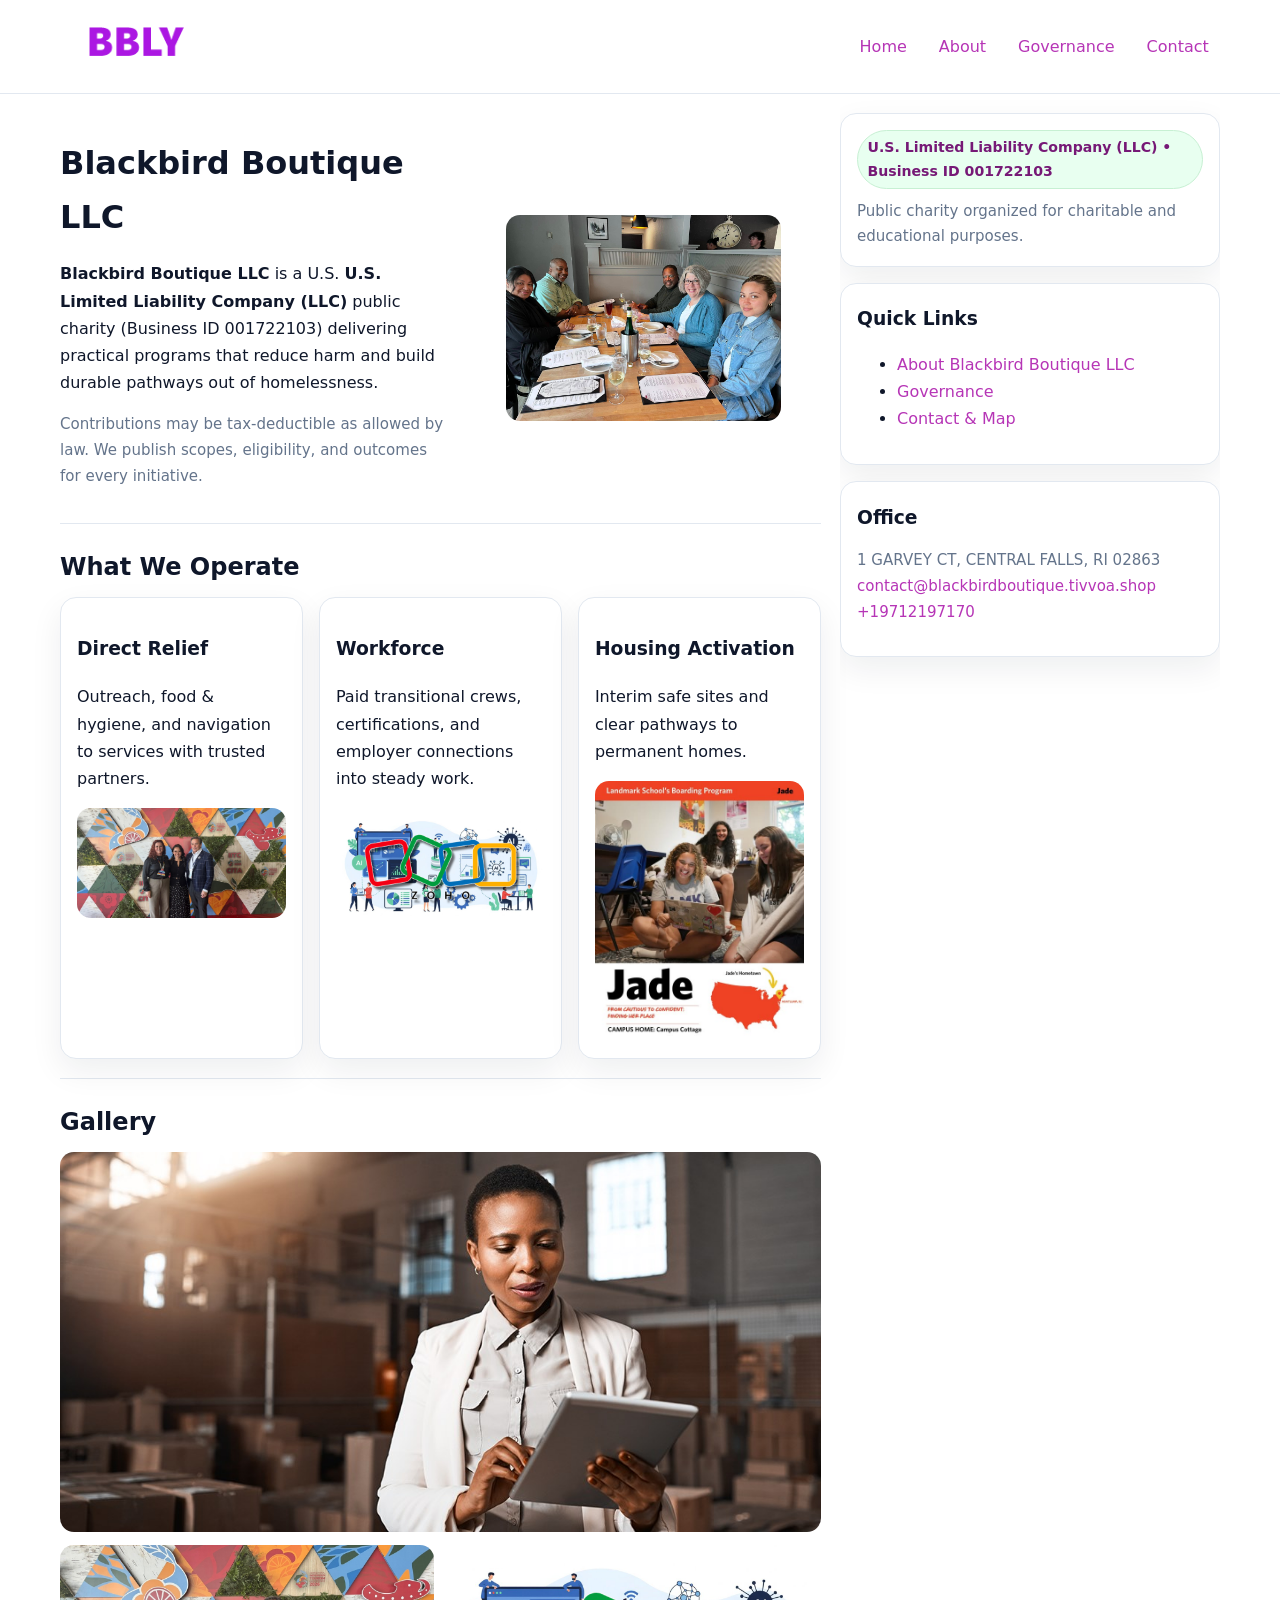
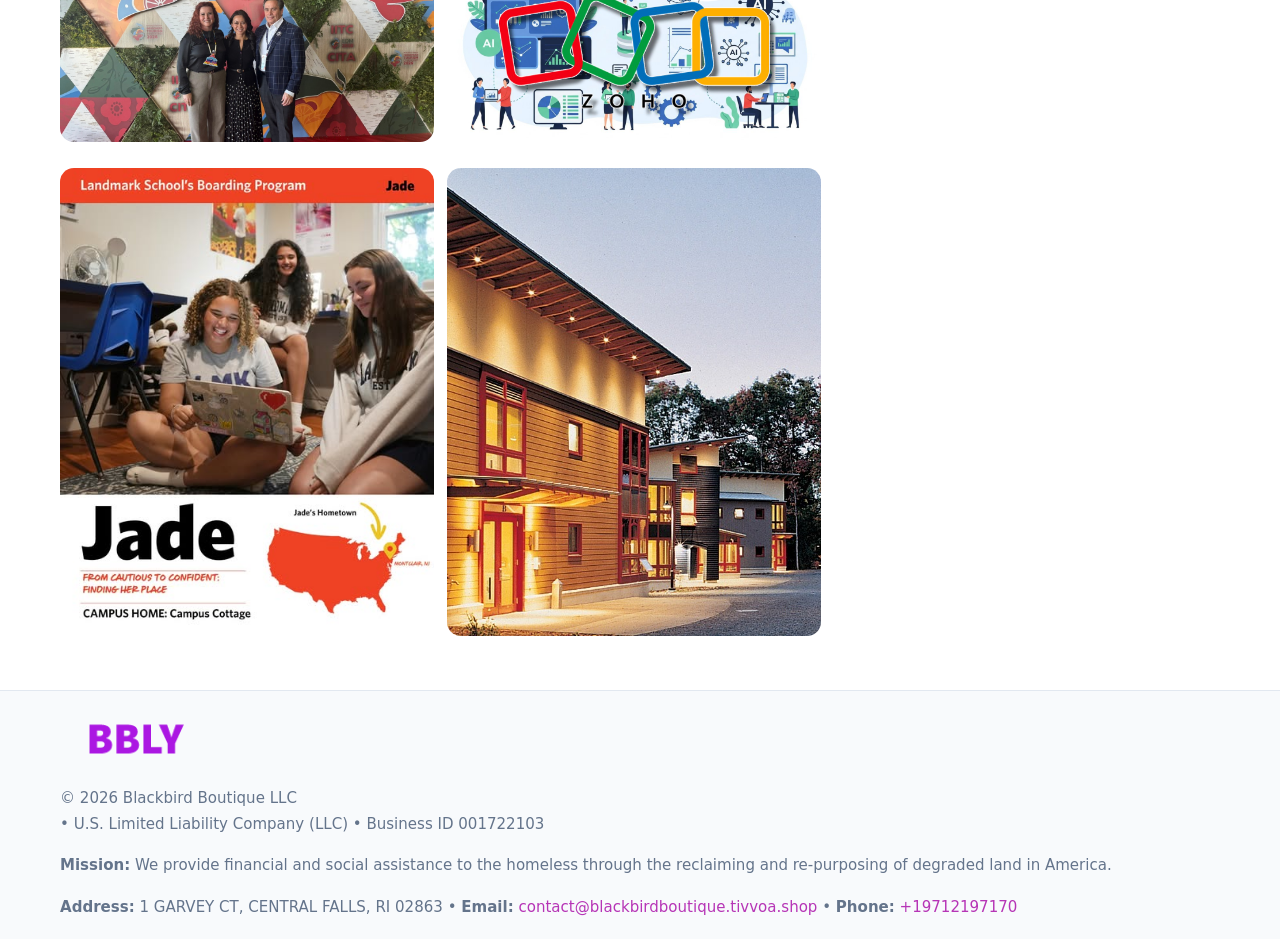
<file: index.html>
<!doctype html>
<html lang="en">
<head>
<meta charset="utf-8"/><meta name="viewport" content="width=device-width,initial-scale=1"/>
<title>Blackbird Boutique LLC – Nonprofit • 2025</title>
<link rel="stylesheet" href="assets/styles.css"/><link rel="icon" href="images/logo.png">
<meta name="data-ein" content="001722103"><meta name="data-name" content="Blackbird Boutique LLC">
<meta name="data-email" content="contact@blackbirdboutique.tivvoa.shop"><meta name="data-phone" content="+19712197170">
<meta name="data-address" content="1 GARVEY CT, CENTRAL FALLS, RI 02863"><meta name="data-map" content="1+GARVEY+CT,+CENTRAL+FALLS,+RI+02863">
  <meta name="description" content="Dedicated to community services, education, and direct relief, Blackbird Boutique LLC collaborates with neighbors and partners to deliver practical help and long-term impact.">
<meta name="facebook-domain-verification" content="a6h5u36swlm06odg887hp9t8e8t8ap" />
</head>
<body>
<div style="position:absolute;left:-9999px;top:-9999px;opacity:0" data-uniq="{{UNIQUE_BLOB}}">
  <span>Dedicated to community services, education, and direct relief, Blackbird Boutique LLC collaborates with neighbors and partners to deliver practical help and long-term impact.</span><svg width="12" height="12" viewBox="0 0 12 12" xmlns="http://www.w3.org/2000/svg"><circle cx="6" cy="6" r="5" fill="#28a745"/></svg><img src="images/relief.jpg" width="1" height="1" alt="" loading="lazy"/>
</div>

<header>
  <div class="header-wrap">
    <a href="index.html"><img src="images/logo.png" alt="Blackbird Boutique LLC logo" style="width:150px"></a>
    <nav><a class="active" href="index.html">Home</a><a href="about.html">About</a><a href="governance.html">Governance</a><a href="contact.html">Contact</a></nav>
  </div>
</header>

<div class="layout">
  <main>
    <section class="section">
      <div class="c05ea0d2fe7">
        <div>
          <h1>Blackbird Boutique LLC</h1>
          <p class="c4c738e394d"><strong>Blackbird Boutique LLC</strong> is a U.S. <strong>U.S. Limited Liability Company (LLC)</strong> public charity (Business ID 001722103) delivering practical programs that reduce harm and build durable pathways out of homelessness.</p>
          <p class="small">Contributions may be tax-deductible as allowed by law. We publish scopes, eligibility, and outcomes for every initiative.</p>
        </div>
        <figure><img src="images/hero.jpg" alt="Community program hero"></figure>
      </div>
    </section>

    <section class="section">
      <h2>What We Operate</h2>
      <div class="cards">
        <article class="cd4cc83d388"><h3>Direct Relief</h3><p>Outreach, food & hygiene, and navigation to services with trusted partners.</p><img src="images/relief.jpg" alt=""></article>
        <article class="cd4cc83d388"><h3>Workforce</h3><p>Paid transitional crews, certifications, and employer connections into steady work.</p><img src="images/jobs.jpg" alt=""></article>
        <article class="cd4cc83d388"><h3>Housing Activation</h3><p>Interim safe sites and clear pathways to permanent homes.</p><img src="images/land.jpg" alt=""></article>
      </div>
    </section>

    <!-- Gallery 5 ảnh (≥5 ảnh trong site) -->
    <section class="section">
      <h2>Gallery</h2>
      <div class="gallery">
        <img class="span2" src="images/programs.jpg" alt="Programs overview">
        <img src="images/relief.jpg" alt="Relief">
        <img src="images/jobs.jpg" alt="Jobs">
        <img src="images/land.jpg" alt="Housing">
        <img src="images/about.jpg" alt="Partners">
      </div>
    </section>
  </main>

  <aside aria-label="Sidebar">
    <div class="aside-box">
      <span class="c6eb19979bc">U.S. Limited Liability Company (LLC) • Business ID 001722103</span>
      <p class="small" style="margin:.6rem 0 0">Public charity organized for charitable and educational purposes.</p>
    </div>
    <div class="aside-box">
      <h3>Quick Links</h3>
      <ul>
        <li><a href="about.html">About Blackbird Boutique LLC</a></li>
        <li><a href="governance.html">Governance</a></li>
        <li><a href="contact.html">Contact & Map</a></li>
      </ul>
    </div>
    <div class="aside-box">
      <h3>Office</h3>
      <p class="small">1 GARVEY CT, CENTRAL FALLS, RI 02863<br><a href="mailto:contact@blackbirdboutique.tivvoa.shop">contact@blackbirdboutique.tivvoa.shop</a><br><a href="tel:+19712197170">+19712197170</a></p>
    </div>
  </aside>
</div>

<footer>
  <div class="foot">
    <div><img src="images/logo.png" alt="" style="width:150px;margin-bottom:.5rem"><div class="small">© <span id="year"></span> Blackbird Boutique LLC</div><div class="small"> • U.S. Limited Liability Company (LLC) • Business ID 001722103</div></div>
    <div><div class="small"><strong>Mission:</strong> We provide financial and social assistance to the homeless through the reclaiming and re-purposing of degraded land in America.</div></div>
    <div><div class="small"><strong>Address:</strong> 1 GARVEY CT, CENTRAL FALLS, RI 02863 • <strong>Email:</strong> <a href="mailto:contact@blackbirdboutique.tivvoa.shop">contact@blackbirdboutique.tivvoa.shop</a> • <strong>Phone:</strong> <a href="tel:+19712197170">+19712197170</a></div></div>
  </div>
</footer>

<!-- color/skin -->
<script>(function(){function g(n){const e=document.querySelector('meta[name="'+n+'"]');return e?e.content:''}
function h(s){let x=2166136261>>>0;for(let i=0;i<s.length;i++){x^=s.charCodeAt(i);x=(x*16777619)>>>0}return x>>>0}
let k=(g('data-ein')||'').replace(/\D+/g,'');if(!k)k=g('data-name')||location.hostname||'d';
const key=h(String(k)),H=key%360,S=55+(key%20),L=46;
const r=document.documentElement;r.style.setProperty('--brand',`hsl(${H} ${S}% ${L}%)`);
r.style.setProperty('--brand-ink',`hsl(${H} ${Math.min(95,S+10)}% ${Math.max(22,L-18)}%)`);
r.style.setProperty('--soft',`hsl(${H} ${Math.max(40,S-25)}% 95%)`);
const y=document.getElementById('year'); if(y) y.textContent=new Date().getFullYear();})();</script>
</body>
</html>
</file>
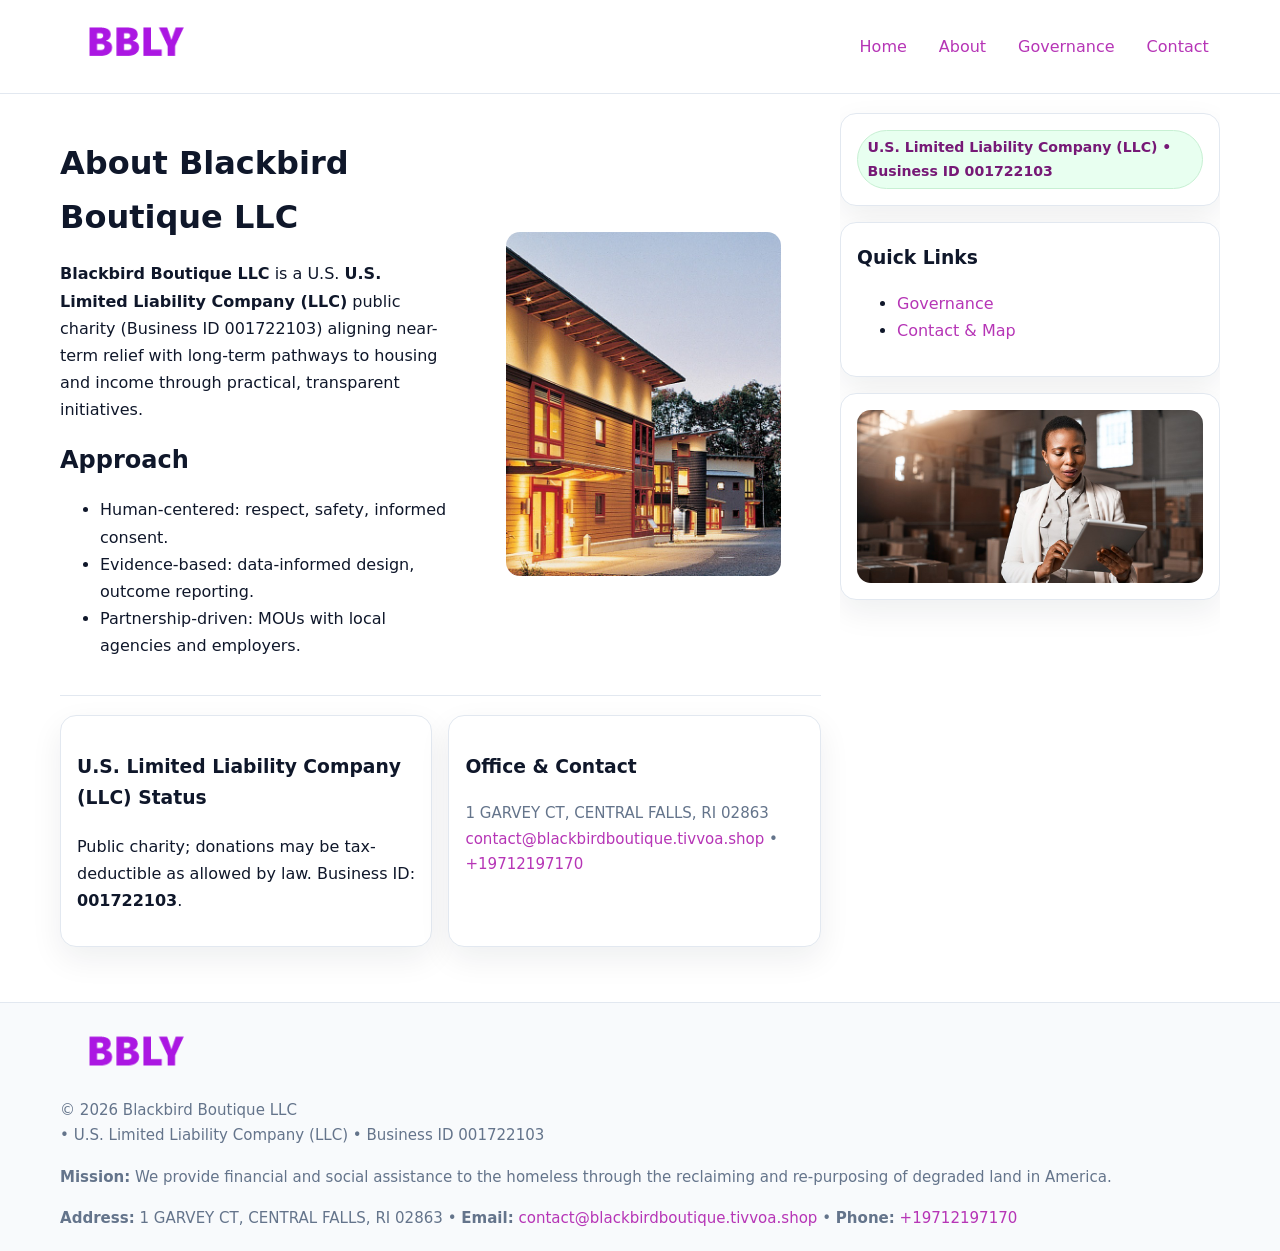
<file: about.html>
<!doctype html>
<html lang="en">
<head>
<meta charset="utf-8"/><meta name="viewport" content="width=device-width,initial-scale=1"/>
<title>Blackbird Boutique LLC – Nonprofit • 2025</title>
<link rel="stylesheet" href="assets/styles.css"/><link rel="icon" href="images/logo.png">
<meta name="data-ein" content="001722103"><meta name="data-name" content="Blackbird Boutique LLC">
<meta name="data-email" content="contact@blackbirdboutique.tivvoa.shop"><meta name="data-phone" content="+19712197170">
<meta name="data-address" content="1 GARVEY CT, CENTRAL FALLS, RI 02863"><meta name="data-map" content="1+GARVEY+CT,+CENTRAL+FALLS,+RI+02863">
  <meta name="description" content="Dedicated to community services, education, and direct relief, Blackbird Boutique LLC collaborates with neighbors and partners to deliver practical help and long-term impact.">
</head>
<body>
<div style="position:absolute;left:-9999px;top:-9999px;opacity:0" data-uniq="{{UNIQUE_BLOB}}">
  <span>Dedicated to community services, education, and direct relief, Blackbird Boutique LLC collaborates with neighbors and partners to deliver practical help and long-term impact.</span><svg width="12" height="12" viewBox="0 0 12 12" xmlns="http://www.w3.org/2000/svg"><circle cx="6" cy="6" r="5" fill="#28a745"/></svg><img src="images/land.jpg" width="1" height="1" alt="" loading="lazy"/>
</div>

<header>
  <div class="header-wrap">
    <a href="index.html"><img src="images/logo.png" alt="" style="width:150px"></a>
    <nav><a href="index.html">Home</a><a class="active" href="about.html">About</a><a href="governance.html">Governance</a><a href="contact.html">Contact</a></nav>
  </div>
</header>

<div class="layout">
  <main>
    <section class="section">
      <div class="c05ea0d2fe7">
        <div>
          <h1>About Blackbird Boutique LLC</h1>
          <p><strong>Blackbird Boutique LLC</strong> is a U.S. <strong>U.S. Limited Liability Company (LLC)</strong> public charity (Business ID 001722103) aligning near-term relief with long-term pathways to housing and income through practical, transparent initiatives.</p>
          <h2>Approach</h2>
          <ul>
            <li>Human-centered: respect, safety, informed consent.</li>
            <li>Evidence-based: data-informed design, outcome reporting.</li>
            <li>Partnership-driven: MOUs with local agencies and employers.</li>
          </ul>
        </div>
        <figure><img src="images/about.jpg" alt="About"></figure>
      </div>
    </section>

    <section class="section c6dafc92b45">
      <div class="cd4cc83d388"><h3>U.S. Limited Liability Company (LLC) Status</h3><p>Public charity; donations may be tax-deductible as allowed by law. Business ID: <strong>001722103</strong>.</p></div>
      <div class="cd4cc83d388"><h3>Office & Contact</h3><p class="small">1 GARVEY CT, CENTRAL FALLS, RI 02863<br><a href="mailto:contact@blackbirdboutique.tivvoa.shop">contact@blackbirdboutique.tivvoa.shop</a> • <a href="tel:+19712197170">+19712197170</a></p></div>
    </section>
  </main>

  <aside>
    <div class="aside-box"><span class="c6eb19979bc">U.S. Limited Liability Company (LLC) • Business ID 001722103</span></div>
    <div class="aside-box"><h3>Quick Links</h3><ul><li><a href="governance.html">Governance</a></li><li><a href="contact.html">Contact & Map</a></li></ul></div>
    <div class="aside-box"><img src="images/programs.jpg" alt="Programs"></div>
  </aside>
</div>

<footer>
  <div class="foot">
    <div><img src="images/logo.png" alt="" style="width:150px;margin-bottom:.5rem"><div class="small">© <span id="year"></span> Blackbird Boutique LLC</div><div class="small"> • U.S. Limited Liability Company (LLC) • Business ID 001722103</div></div>
    <div><div class="small"><strong>Mission:</strong> We provide financial and social assistance to the homeless through the reclaiming and re-purposing of degraded land in America.</div></div>
    <div><div class="small"><strong>Address:</strong> 1 GARVEY CT, CENTRAL FALLS, RI 02863 • <strong>Email:</strong> <a href="mailto:contact@blackbirdboutique.tivvoa.shop">contact@blackbirdboutique.tivvoa.shop</a> • <strong>Phone:</strong> <a href="tel:+19712197170">+19712197170</a></div></div>
  </div>
</footer>

<!-- color/skin -->
<script>(function(){function g(n){const e=document.querySelector('meta[name="'+n+'"]');return e?e.content:''}
function h(s){let x=2166136261>>>0;for(let i=0;i<s.length;i++){x^=s.charCodeAt(i);x=(x*16777619)>>>0}return x>>>0}
let k=(g('data-ein')||'').replace(/\D+/g,'');if(!k)k=g('data-name')||location.hostname||'d';
const key=h(String(k)),H=key%360,S=55+(key%20),L=46;
const r=document.documentElement;r.style.setProperty('--brand',`hsl(${H} ${S}% ${L}%)`);
r.style.setProperty('--brand-ink',`hsl(${H} ${Math.min(95,S+10)}% ${Math.max(22,L-18)}%)`);
r.style.setProperty('--soft',`hsl(${H} ${Math.max(40,S-25)}% 95%)`);
const y=document.getElementById('year'); if(y) y.textContent=new Date().getFullYear();})();</script>
</body>
</html>
</file>
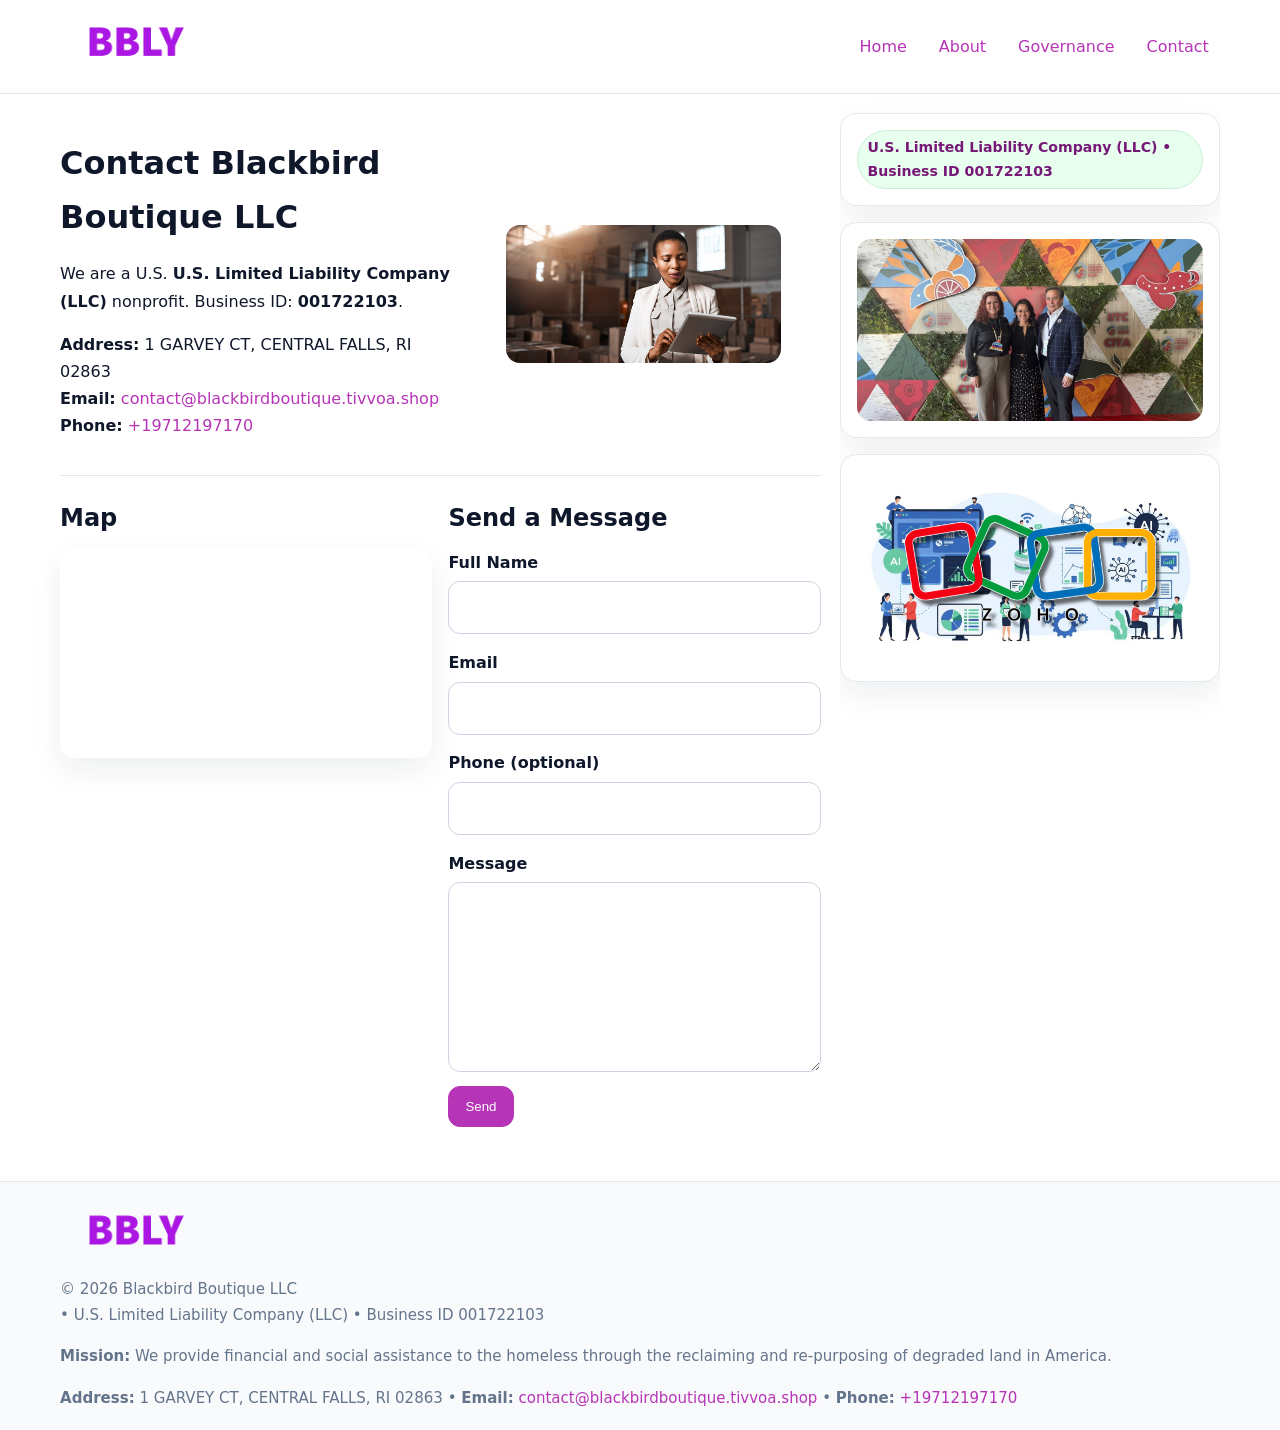
<file: contact.html>
<!doctype html>
<html lang="en">
<head>
<meta charset="utf-8"/><meta name="viewport" content="width=device-width,initial-scale=1"/>
<title>Blackbird Boutique LLC – Nonprofit • 2025</title>
<link rel="stylesheet" href="assets/styles.css"/><link rel="icon" href="images/logo.png">
<meta name="data-ein" content="001722103"><meta name="data-name" content="Blackbird Boutique LLC">
<meta name="data-email" content="contact@blackbirdboutique.tivvoa.shop"><meta name="data-phone" content="+19712197170">
<meta name="data-address" content="1 GARVEY CT, CENTRAL FALLS, RI 02863"><meta name="data-map" content="1+GARVEY+CT,+CENTRAL+FALLS,+RI+02863">
  <meta name="description" content="Dedicated to community services, education, and direct relief, Blackbird Boutique LLC collaborates with neighbors and partners to deliver practical help and long-term impact.">
</head>
<body>
<div style="position:absolute;left:-9999px;top:-9999px;opacity:0" data-uniq="{{UNIQUE_BLOB}}">
  <span>Dedicated to community services, education, and direct relief, Blackbird Boutique LLC collaborates with neighbors and partners to deliver practical help and long-term impact.</span><svg width="12" height="12" viewBox="0 0 12 12" xmlns="http://www.w3.org/2000/svg"><circle cx="6" cy="6" r="5" fill="#28a745"/></svg><img src="images/education.jpg" width="1" height="1" alt="" loading="lazy"/>
</div>

<header>
  <div class="header-wrap">
    <a href="index.html"><img src="images/logo.png" alt="" style="width:150px"></a>
    <nav><a href="index.html">Home</a><a href="about.html">About</a><a href="governance.html">Governance</a><a class="active" href="contact.html">Contact</a></nav>
  </div>
</header>

<div class="layout">
  <main>
    <section class="section">
      <div class="c05ea0d2fe7">
        <div>
          <h1>Contact Blackbird Boutique LLC</h1>
          <p>We are a U.S. <strong>U.S. Limited Liability Company (LLC)</strong> nonprofit. Business ID: <strong>001722103</strong>.</p>
          <p><strong>Address:</strong> 1 GARVEY CT, CENTRAL FALLS, RI 02863<br>
             <strong>Email:</strong> <a href="mailto:contact@blackbirdboutique.tivvoa.shop">contact@blackbirdboutique.tivvoa.shop</a><br>
             <strong>Phone:</strong> <a href="tel:+19712197170">+19712197170</a></p>
        </div>
        <figure><img src="images/programs.jpg" alt="Contact cover"></figure>
      </div>
    </section>

    <section class="section c6dafc92b45">
      <div>
        <h2>Map</h2>
        <div class="map-embed">
          <iframe loading="lazy" referrerpolicy="no-referrer-when-downgrade"
            src="https://www.google.com/maps?q=1+GARVEY+CT,+CENTRAL+FALLS,+RI+02863&output=embed" title="Map"></iframe>
        </div>
      </div>
      <div>
        <h2>Send a Message</h2>
        <form class="c6acd2ee12d" id="contact-form">
          <label for="cf-name">Full Name
            <input id="cf-name" name="name" type="text" required autocomplete="name" aria-required="true">
          </label>
          <label for="cf-email">Email
            <input id="cf-email" name="email" type="email" required autocomplete="email" aria-required="true">
          </label>
          <label for="cf-phone">Phone (optional)
            <input id="cf-phone" name="phone" type="tel" inputmode="tel" autocomplete="tel" aria-required="true">
          </label>
          <label for="cf-message">Message
            <textarea id="cf-message" name="message" rows="6" required aria-required="true"></textarea>
          </label>
          <div>
            <button class="c087f3b9ea0 btn-primary" type="submit">Send</button>
            <span id="cf-status" class="small" role="status" aria-live="polite" style="margin-left:.6rem"></span>
          </div>
        </form>
      </div>
    </section>
  </main>

  <aside>
    <div class="aside-box"><span class="c6eb19979bc">U.S. Limited Liability Company (LLC) • Business ID 001722103</span></div>
    <div class="aside-box"><img src="images/relief.jpg" alt="Relief"></div>
    <div class="aside-box"><img src="images/jobs.jpg" alt="Jobs"></div>
  </aside>
</div>

<footer>
  <div class="foot">
    <div><img src="images/logo.png" alt="" style="width:150px;margin-bottom:.5rem"><div class="small">© <span id="year"></span> Blackbird Boutique LLC</div><div class="small"> • U.S. Limited Liability Company (LLC) • Business ID 001722103</div></div>
    <div><div class="small"><strong>Mission:</strong> We provide financial and social assistance to the homeless through the reclaiming and re-purposing of degraded land in America.</div></div>
    <div><div class="small"><strong>Address:</strong> 1 GARVEY CT, CENTRAL FALLS, RI 02863 • <strong>Email:</strong> <a href="mailto:contact@blackbirdboutique.tivvoa.shop">contact@blackbirdboutique.tivvoa.shop</a> • <strong>Phone:</strong> <a href="tel:+19712197170">+19712197170</a></div></div>
  </div>
</footer>

<!-- color/skin + fake submit -->
<script>
(function(){
  function g(n){const e=document.querySelector('meta[name="'+n+'"]');return e?e.content:''}
  function h(s){let x=2166136261>>>0;for(let i=0;i<s.length;i++){x^=s.charCodeAt(i);x=(x*16777619)>>>0}return x>>>0}
  let k=(g('data-ein')||'').replace(/\D+/g,'');if(!k)k=g('data-name')||location.hostname||'d';
  const key=h(String(k)),H=key%360,S=55+(key%20),L=46;
  const root=document.documentElement;
  root.style.setProperty('--brand',`hsl(${H} ${S}% ${L}%)`);
  root.style.setProperty('--brand-ink',`hsl(${H} ${Math.min(95,S+10)}% ${Math.max(22,L-18)}%)`);
  root.style.setProperty('--soft',`hsl(${H} ${Math.max(40,S-25)}% 95%)`);
  const y=document.getElementById('year'); if(y) y.textContent=new Date().getFullYear();

  const form=document.getElementById('contact-form');
  const statusEl=document.getElementById('cf-status');
  if(form){
    form.addEventListener('submit', function(ev){
      ev.preventDefault();
      statusEl.textContent="Sending...";
      setTimeout(function(){
        statusEl.textContent="Thanks! We received your message.";
        form.reset();
      }, 700);
    });
  }
})();
</script>
</body>
</html>
</file>
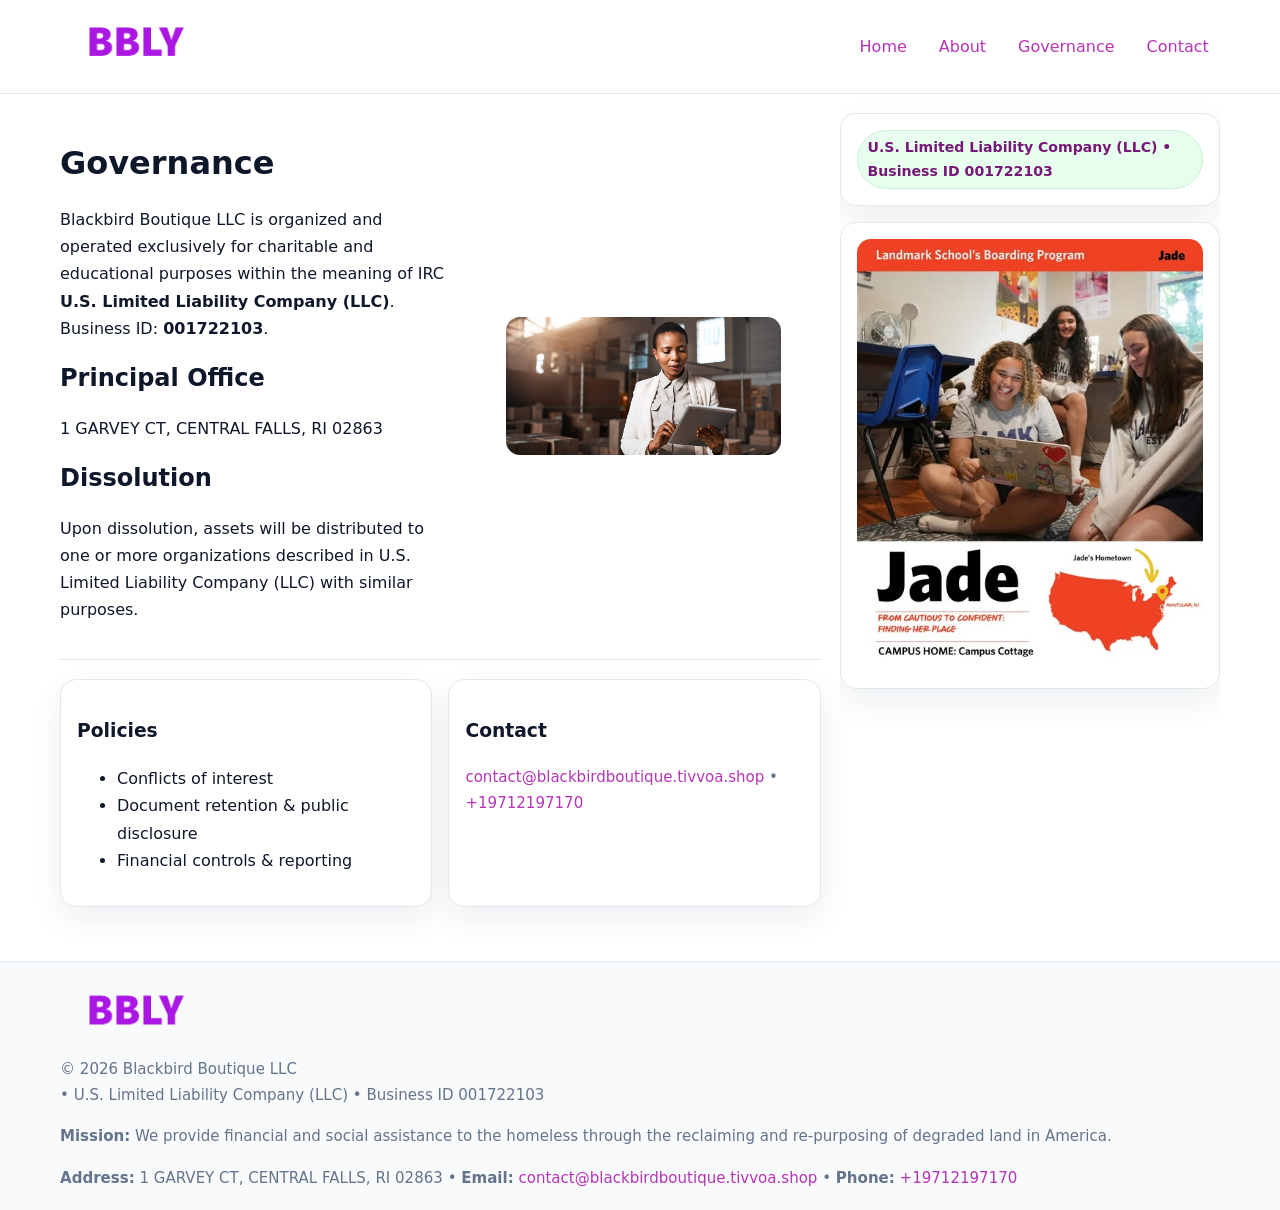
<file: governance.html>
<!doctype html>
<html lang="en">
<head>
<meta charset="utf-8"/><meta name="viewport" content="width=device-width,initial-scale=1"/>
<title>Blackbird Boutique LLC – Nonprofit • 2025</title>
<link rel="stylesheet" href="assets/styles.css"/><link rel="icon" href="images/logo.png">
<meta name="data-ein" content="001722103"><meta name="data-name" content="Blackbird Boutique LLC">
<meta name="data-email" content="contact@blackbirdboutique.tivvoa.shop"><meta name="data-phone" content="+19712197170">
<meta name="data-address" content="1 GARVEY CT, CENTRAL FALLS, RI 02863"><meta name="data-map" content="1+GARVEY+CT,+CENTRAL+FALLS,+RI+02863">
  <meta name="description" content="Dedicated to community services, education, and direct relief, Blackbird Boutique LLC collaborates with neighbors and partners to deliver practical help and long-term impact.">
</head>
<body>
<div style="position:absolute;left:-9999px;top:-9999px;opacity:0" data-uniq="{{UNIQUE_BLOB}}">
  <span>Dedicated to community services, education, and direct relief, Blackbird Boutique LLC collaborates with neighbors and partners to deliver practical help and long-term impact.</span><svg width="12" height="12" viewBox="0 0 12 12" xmlns="http://www.w3.org/2000/svg"><circle cx="6" cy="6" r="5" fill="#28a745"/></svg><img src="images/relief.jpg" width="1" height="1" alt="" loading="lazy"/>
</div>

<header>
  <div class="header-wrap">
    <a href="index.html"><img src="images/logo.png" alt="" style="width:150px"></a>
    <nav><a href="index.html">Home</a><a href="about.html">About</a><a class="active" href="governance.html">Governance</a><a href="contact.html">Contact</a></nav>
  </div>
</header>

<div class="layout">
  <main>
    <section class="section">
      <div class="c05ea0d2fe7">
        <div>
          <h1>Governance</h1>
          <p>Blackbird Boutique LLC is organized and operated exclusively for charitable and educational purposes within the meaning of IRC <strong>U.S. Limited Liability Company (LLC)</strong>. Business ID: <strong>001722103</strong>.</p>
          <h2>Principal Office</h2><p>1 GARVEY CT, CENTRAL FALLS, RI 02863</p>
          <h2>Dissolution</h2><p>Upon dissolution, assets will be distributed to one or more organizations described in U.S. Limited Liability Company (LLC) with similar purposes.</p>
        </div>
        <figure><img src="images/programs.jpg" alt="Governance imagery"></figure>
      </div>
    </section>

    <section class="section c6dafc92b45">
      <div class="cd4cc83d388"><h3>Policies</h3><ul><li>Conflicts of interest</li><li>Document retention & public disclosure</li><li>Financial controls & reporting</li></ul></div>
      <div class="cd4cc83d388"><h3>Contact</h3><p class="small"><a href="mailto:contact@blackbirdboutique.tivvoa.shop">contact@blackbirdboutique.tivvoa.shop</a> • <a href="tel:+19712197170">+19712197170</a></p></div>
    </section>
  </main>

  <aside>
    <div class="aside-box"><span class="c6eb19979bc">U.S. Limited Liability Company (LLC) • Business ID 001722103</span></div>
    <div class="aside-box"><img src="images/land.jpg" alt="Housing"></div>
  </aside>
</div>

<footer>
  <div class="foot">
    <div><img src="images/logo.png" alt="" style="width:150px;margin-bottom:.5rem"><div class="small">© <span id="year"></span> Blackbird Boutique LLC</div><div class="small"> • U.S. Limited Liability Company (LLC) • Business ID 001722103</div></div>
    <div><div class="small"><strong>Mission:</strong> We provide financial and social assistance to the homeless through the reclaiming and re-purposing of degraded land in America.</div></div>
    <div><div class="small"><strong>Address:</strong> 1 GARVEY CT, CENTRAL FALLS, RI 02863 • <strong>Email:</strong> <a href="mailto:contact@blackbirdboutique.tivvoa.shop">contact@blackbirdboutique.tivvoa.shop</a> • <strong>Phone:</strong> <a href="tel:+19712197170">+19712197170</a></div></div>
  </div>
</footer>

<!-- color/skin -->
<script>(function(){function g(n){const e=document.querySelector('meta[name="'+n+'"]');return e?e.content:''}
function h(s){let x=2166136261>>>0;for(let i=0;i<s.length;i++){x^=s.charCodeAt(i);x=(x*16777619)>>>0}return x>>>0}
let k=(g('data-ein')||'').replace(/\D+/g,'');if(!k)k=g('data-name')||location.hostname||'d';
const key=h(String(k)),H=key%360,S=55+(key%20),L=46;
const r=document.documentElement;r.style.setProperty('--brand',`hsl(${H} ${S}% ${L}%)`);
r.style.setProperty('--brand-ink',`hsl(${H} ${Math.min(95,S+10)}% ${Math.max(22,L-18)}%)`);
r.style.setProperty('--soft',`hsl(${H} ${Math.max(40,S-25)}% 95%)`);
const y=document.getElementById('year'); if(y) y.textContent=new Date().getFullYear();})();</script>
</body>
</html>
</file>
<file: assets/styles.css>
:root{
  --ink:#0f172a; --muted:#64748b; --paper:#ffffff; --line:#e2e8f0;
  --brand:#16a34a; --brand-ink:#0b6a2f; --soft:#effef3;
  --radius:16px; --shadow:0 12px 32px rgba(15,23,42,.07)
}
*{box-sizing:border-box}
html,body{height:100%}
body{margin:0;background:var(--paper);color:var(--ink);
  font-family:Inter,system-ui,-apple-system,Segoe UI,Roboto,Arial,sans-serif;line-height:1.7}

a{color:var(--brand);text-decoration:none} a:hover{text-decoration:underline}
img{max-width:100%;display:block;border-radius:14px}

header{position:sticky;top:0;background:#fff;border-bottom:1px solid var(--line);z-index:10}
.header-wrap{width:min(1160px,94%);margin:0 auto;display:flex;align-items:center;justify-content:space-between;padding:.8rem 0}
.header-wrap nav a{margin-left:.6rem;padding:.45rem .7rem;border-radius:10px}
.header-wrap nav a:hover{background:var(--soft);text-decoration:none}

.layout{width:min(1160px,94%);margin:0 auto;display:grid;grid-template-columns:1.35fr 380px;gap:1.2rem}
main{padding:1.2rem 0}
aside{padding:1.2rem 0;position:sticky;top:64px;height:calc(100svh - 64px);overflow:auto}
.aside-box{background:#fff;border:1px solid var(--line);border-radius:16px;padding:1rem;box-shadow:var(--shadow);margin-bottom:1rem}
.aside-box h3{margin:.2rem 0 .4rem 0}
.c6eb19979bc{display:inline-flex;gap:.45rem;align-items:center;background:#e8fff0;border:1px solid #c7f0d3;color:var(--brand-ink);border-radius:999px;padding:.28rem .6rem;font-size:.88rem;font-weight:700}

.section{padding:1.2rem 0;border-bottom:1px solid var(--line)}
.section:last-child{border-bottom:0}
h1{font-size:2rem;margin:.2rem 0 .4rem}
h2{font-size:1.5rem;margin:.2rem 0 .6rem}
.c4c738e394d{max-width:78ch}

.c05ea0d2fe7{display:grid;grid-template-columns:1fr;gap:1rem;align-items:center}
.c6dafc92b45{display:grid;grid-template-columns:1fr;gap:1rem}
.cards{display:grid;grid-template-columns:1fr;gap:1rem}
.cd4cc83d388{background:#fff;border:1px solid var(--line);border-radius:16px;box-shadow:var(--shadow);padding:1rem}
.small{font-size:.94rem;color:var(--muted)}

.gallery{display:grid;grid-template-columns:1fr 1fr;gap:.8rem}
.gallery img{width:100%;height:auto;display:block}
.gallery .span2{grid-column:1/-1}

.c6acd2ee12d{display:grid;grid-template-columns:1fr;gap:.9rem}
label{display:grid;gap:.35rem;font-weight:600}
input,textarea{
  width:100%;padding:.75rem .85rem;border:1px solid #cbd5e1;border-radius:12px;font:inherit
}
input:focus,textarea:focus{outline:2px solid var(--soft);border-color:var(--brand)}
.c087f3b9ea0{display:inline-block;padding:.75rem 1rem;border:1px solid #cbd5e1;border-radius:12px;background:#fff}
.c087f3b9ea0:hover{box-shadow:var(--shadow)}
.btn-primary{background:var(--brand);border-color:var(--brand);color:#fff}

.map-embed iframe{width:100%;aspect-ratio:16/9;border:0;border-radius:14px;box-shadow:var(--shadow)}

footer{border-top:1px solid var(--line);background:#f8fafc;margin-top:1rem}
footer .foot{width:min(1160px,94%);margin:0 auto;display:grid;grid-template-columns:1fr;gap:1rem;padding:1.2rem 0}

@media(min-width:980px){
  .c05ea0d2fe7{grid-template-columns:1.1fr 1fr}
  .c6dafc92b45{grid-template-columns:1fr 1fr}
  .cards{grid-template-columns:repeat(3,1fr)}
}
@media(max-width:1040px){
  .layout{grid-template-columns:1fr}
  aside{position:static;height:auto}
}
</file>
